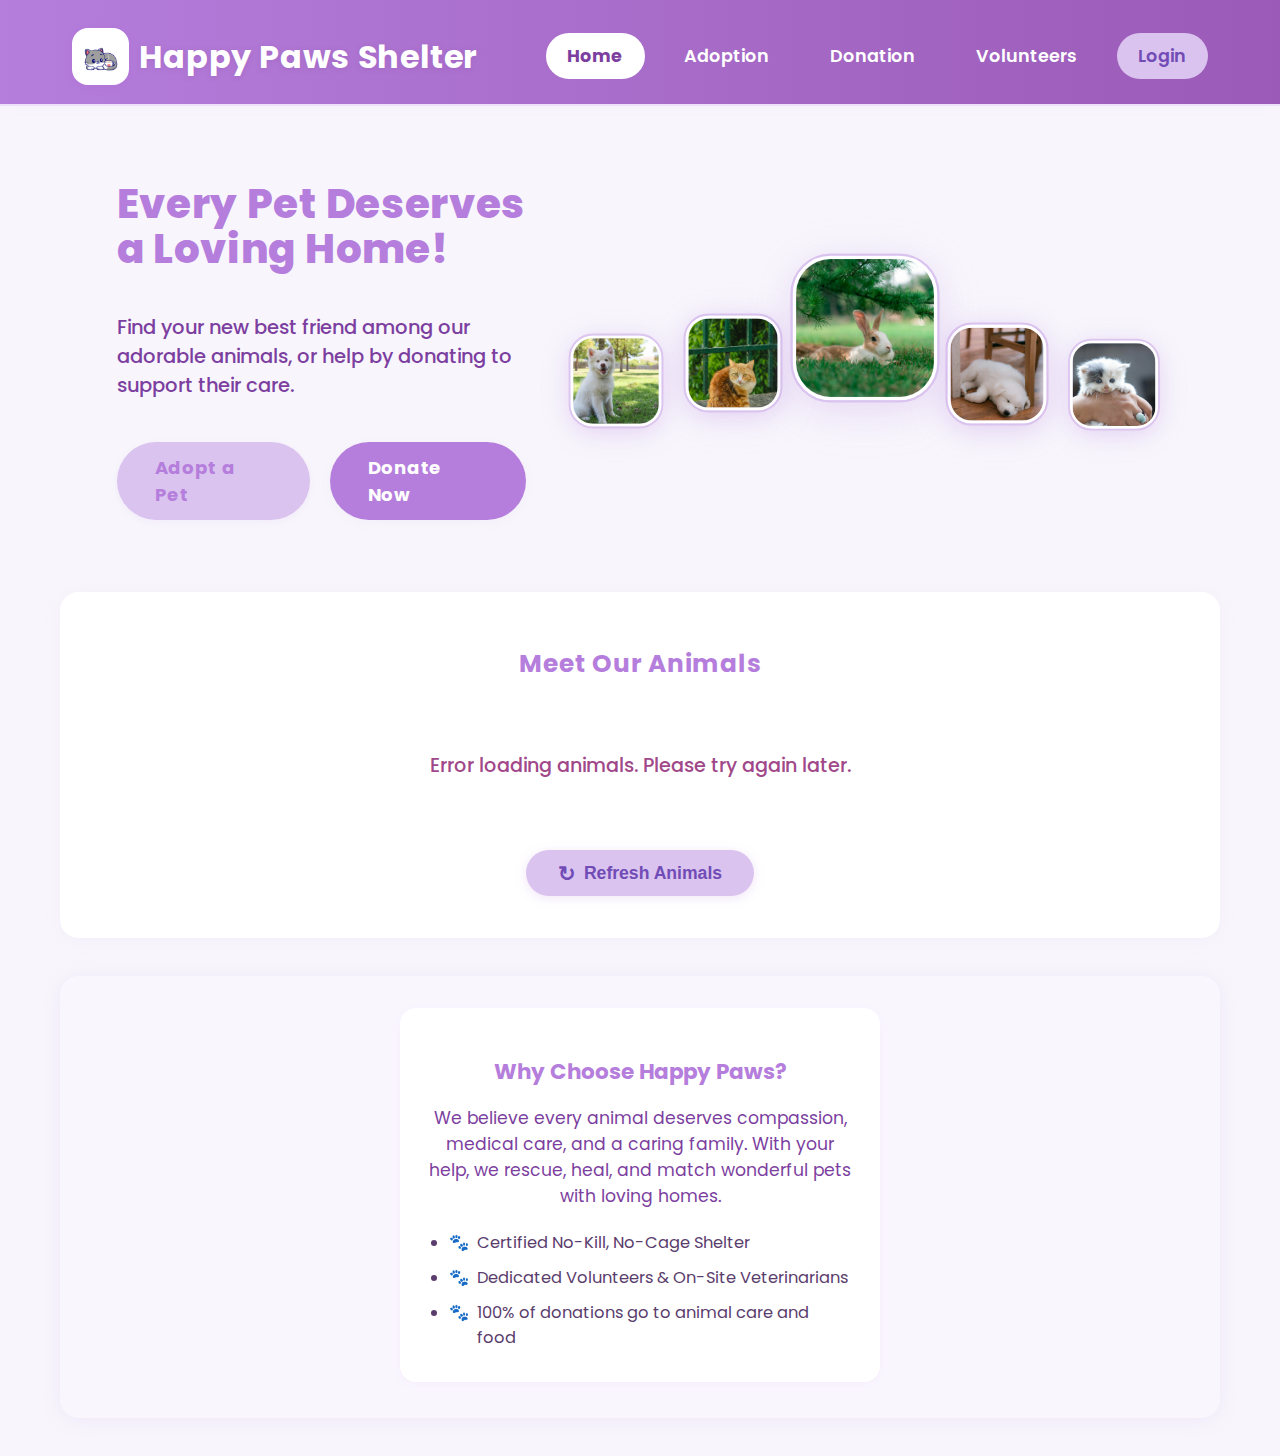
<file: index.html>
<!DOCTYPE html>
<html lang="en">
<head>
  <meta charset="UTF-8">
  <title>Home - Happy Paws Shelter</title>
  <meta name="viewport" content="width=device-width, initial-scale=1">
  <link rel="stylesheet" href="style.css" />
  <link href="https://fonts.googleapis.com/css2?family=Poppins:wght@400;600;700&display=swap" rel="stylesheet">
</head>
<body class="shelter-home">
  <header class="site-header">
    <div class="header-container">
      <a href="index.html" class="logo-area">
        <img src="9800_3_09-Photoroom.png" alt="Happy Paws Shelter Logo" class="logo">
        <span class="site-title">Happy Paws Shelter</span>
      </a>
      <nav class="main-nav">
        <a href="index.html" class="nav-link nav-home" aria-current="page">Home</a>
        <a href="adoption.html" class="nav-link">Adoption</a>
        <a href="donation.html" class="nav-link nav-donate">Donation</a>
        <a href="volunteers.html" class="nav-link nav-volunteers">Volunteers</a>
        <a href="login.html" class="nav-link nav-login">Login</a>
      </nav>
    </div>
  </header>
  <main>
    <section class="hero">
      <div class="hero-content">
        <h1 class="hero-headline">Every Pet Deserves a Loving Home!</h1>
        <p class="hero-blurb">Find your new best friend among our adorable animals, or help by donating to support their care.</p>
        <div class="hero-actions">
          <a href="adoption.html" class="cta-btn cta-adopt">Adopt a Pet</a>
          <a href="donation.html" class="cta-btn cta-donate">Donate Now</a>
        </div>
      </div>
      <div class="hero-gallery">
        <img src="pexels-pixabay-247937.jpg" alt="dog" class="hero-animal hero-animal1"/>
        <img src="pexels-hala-hejazy-2151382607-32097731.jpg" alt="cat" class="hero-animal hero-animal2"/>
        <img src="pexels-onbab-9330897.jpg" alt="bunny" class="hero-animal hero-animal3"/>
        <img src="pexels-tanya-gorelova-2199357-3860312.jpg" alt="puppy" class="hero-animal hero-animal4"/>
        <img src="pexels-catscoming-1444321.jpg" alt="kitten" class="hero-animal hero-animal5"/>
      </div>
    </section>
    <section class="section section-animals">
      <h2 class="section-heading">Meet Our Animals</h2>
      <div id="animalGrid" class="animal-grid">
        <div id="animalLoading" class="loading-message">Loading animals...</div>
      </div>
      <div class="reload-button-container">
        <button id="refreshAnimalsBtn" class="refresh-btn">Refresh Animals</button>
      </div>
    </section>
    <section class="section section-about">
      <div class="about-card">
        <h2>Why Choose Happy Paws?</h2>
        <p>We believe every animal deserves compassion, medical care, and a caring family. With your help, we rescue, heal, and match wonderful pets with loving homes.</p>
        <ul class="benefits-list">
          <li>Certified No-Kill, No-Cage Shelter</li>
          <li>Dedicated Volunteers & On-Site Veterinarians</li>
          <li>100% of donations go to animal care and food</li>
        </ul>
      </div>
    </section>
  </main>
  <script src="animal-manager.js"></script>
  <script>
    // Function to load animals with improved error handling and cache management
    async function loadAnimals(forceRefresh = true) {
      const grid = document.getElementById('animalGrid');
      const loadingEl = document.getElementById('animalLoading');
      
      // Show loading indicator
      if (!loadingEl && grid.children.length === 0) {
        const loadingDiv = document.createElement('div');
        loadingDiv.id = 'animalLoading';
        loadingDiv.className = 'loading-message';
        loadingDiv.textContent = 'Loading animals...';
        grid.appendChild(loadingDiv);
      } else if (loadingEl) {
        loadingEl.style.display = 'block';
      }

      try {
        console.log('Home page loading animals - forcing cache refresh');

        // Always clear the cache first to ensure fresh data
        if (window.AnimalManager) {
          window.AnimalManager.clearCache();
        }

        // Get animals from the AnimalManager with forced refresh to avoid stale data
        const animals = await window.AnimalManager.fetchAnimals(forceRefresh);
        console.log('Home page animals loaded successfully:', animals.length); // Debug log

        // Clear the grid to prepare for fresh content
        grid.innerHTML = '';

        // Filter animals that are featured or have status "Available"
        const displayAnimals = animals.filter(animal =>
          animal.Featured || animal.Status === 'Available'
        );

        console.log('Filtered animals for display:', displayAnimals.length); // Debug log
        console.log('Animals with images:', displayAnimals.filter(a => a.ImageURL).length);

        // If no animals are available, show a message
        if (displayAnimals.length === 0) {
          const noAnimals = document.createElement('div');
          noAnimals.className = 'no-animals-message';
          noAnimals.textContent = 'No animals available at the moment. Please check back later!';
          grid.appendChild(noAnimals);
          return;
        }

        // Add each animal to the grid
        displayAnimals.forEach(animal => {
          console.log(`Adding ${animal.Name} to grid with image: ${animal.ImageURL}`);
          grid.appendChild(window.AnimalManager.createAnimalCard(animal));
        });
      } catch (error) {
        console.error('Error loading animals:', error);
        grid.innerHTML = '';
        const errorMsg = document.createElement('div');
        errorMsg.className = 'loading-message';
        errorMsg.textContent = 'Error loading animals. Please try again later.';
        errorMsg.style.color = '#a04889';
        grid.appendChild(errorMsg);
      }
    }

    // Load animals when the page loads
    document.addEventListener('DOMContentLoaded', () => {
      loadAnimals(true);
      
      // Add event listener to refresh button
      const refreshBtn = document.getElementById('refreshAnimalsBtn');
      if (refreshBtn) {
        refreshBtn.addEventListener('click', () => {
          loadAnimals(true);
        });
      }
      
      // Optional: Auto-refresh every 30 seconds
      // setInterval(() => loadAnimals(true), 30000);
    });
  </script>
  <script src="auth.js"></script>
</body>
</html>
</file>
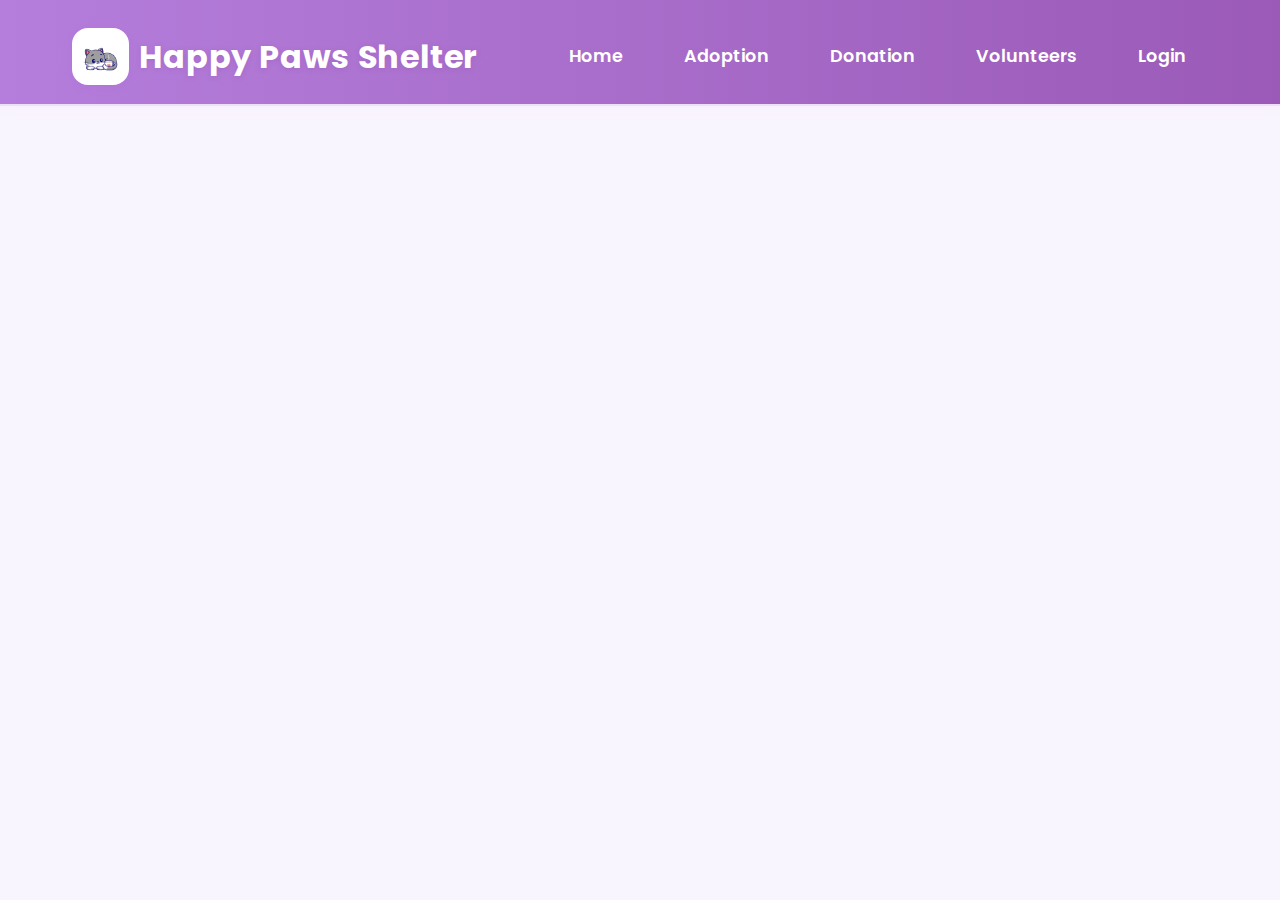
<file: admin-dashboard.html>
<!DOCTYPE html>
<html lang="en">
<head>
  <meta charset="UTF-8">
  <meta name="viewport" content="width=device-width, initial-scale=1.0">
  <title>Admin Dashboard | Happy Paws Shelter</title>
  <link rel="stylesheet" href="style.css" />
  <link href="https://fonts.googleapis.com/css?family=Poppins:400,600&display=swap" rel="stylesheet">
  <style>
    body {
      font-family: 'Poppins', sans-serif;
      background: #f9f5fe;
      margin: 0;
      padding: 0;
    }
    .admin-container {
      max-width: 1200px;
      margin: 2em auto;
      padding: 1em;
      border-radius: 1em;
      background: white;
      box-shadow: 0 4px 20px rgba(181, 126, 220, 0.15);
    }
    .admin-header {
      display: flex;
      justify-content: space-between;
      align-items: center;
      padding: 1em 0;
      border-bottom: 2px solid #f3ebfa;
      margin-bottom: 1em;
    }
    .admin-title {
      color: #8d5bb9;
      font-size: 1.5em;
      font-weight: 700;
    }
    #logoutBtn {
      background: #b57edc;
      color: white;
      border: none;
      padding: 0.5em 1em;
      border-radius: 0.5em;
      cursor: pointer;
      font-weight: 600;
      transition: background 0.2s;
    }
    #logoutBtn:hover {
      background: #a486ca;
    }
    .admin-nav {
      display: flex;
      flex-wrap: wrap;
      gap: 0.5em;
      margin-bottom: 1.5em;
    }
    .admin-nav button {
      background: #f3ebfa;
      border: 1px solid #dac3ee;
      color: #8d5bb9;
      padding: 0.7em 1em;
      border-radius: 0.5em;
      cursor: pointer;
      font-weight: 600;
      transition: all 0.2s;
    }
    .admin-nav button:hover {
      background: #e5d8f7;
    }
    .admin-nav button.active {
      background: #b57edc;
      color: white;
      border-color: #a486ca;
    }
    .admin-content {
      min-height: 300px;
    }
    #loginSection {
      display: none;
      max-width: 400px;
      margin: 3em auto;
      padding: 2em;
      border-radius: 1em;
      background: white;
      box-shadow: 0 4px 15px rgba(181, 126, 220, 0.2);
    }
    #loginSection h2 {
      color: #8d5bb9;
      text-align: center;
      margin-bottom: 1.5em;
    }
    .form-group {
      margin-bottom: 1.5em;
    }
    .form-group label {
      display: block;
      margin-bottom: 0.5em;
      color: #8d5bb9;
      font-weight: 600;
    }
    .form-group input {
      width: 100%;
      padding: 0.75em;
      border: 1.5px solid #dac3ee;
      border-radius: 0.5em;
      font-family: inherit;
    }
    .form-group input:focus {
      outline: none;
      border-color: #b57edc;
    }
    #adminLoginForm button {
      width: 100%;
      padding: 0.75em;
      background: #b57edc;
      color: white;
      border: none;
      border-radius: 0.5em;
      font-weight: 600;
      cursor: pointer;
      transition: background 0.2s;
    }
    #adminLoginForm button:hover {
      background: #a486ca;
    }
    #loginResponse {
      color: #e74c3c;
      font-size: 0.9em;
      text-align: center;
      margin-top: 1em;
      min-height: 1.5em;
    }
  </style>
</head>
<body>
  <header class="site-header">
    <div class="header-container">
      <a href="index.html" class="logo-area">
        <img src="9800_3_09-Photoroom.png" alt="Happy Paws Shelter Logo" class="logo">
        <span class="site-title">Happy Paws Shelter</span>
      </a>
      <nav class="main-nav">
        <a href="index.html" class="nav-link">Home</a>
        <a href="adoption.html" class="nav-link">Adoption</a>
        <a href="donation.html" class="nav-link nav-donate">Donation</a>
        <a href="volunteers.html" class="nav-link nav-volunteers">Volunteers</a>
        <a href="login.html" class="nav-link">Login</a>
      </nav>
    </div>
  </header>

  <main>
    <section id="loginSection">
      <h2>Admin Login</h2>
      <form id="adminLoginForm">
        <div class="form-group">
          <label for="username">Username</label>
          <input type="text" id="username" name="username" required>
        </div>
        <div class="form-group">
          <label for="password">Password</label>
          <input type="password" id="password" name="password" required>
        </div>
        <button type="submit">Login</button>
      </form>
      <div id="loginResponse"></div>
    </section>

    <section id="dashboardSection">
      <div class="admin-container">
        <div class="admin-header">
          <div class="admin-title">Admin Dashboard</div>
          <button id="logoutBtn">Logout</button>
        </div>
        <nav class="admin-nav">
          <button data-entity="animals">Animals</button>
          <button data-entity="medical">Medical Records</button>
          <button data-entity="applications">Adoption Applications</button>
          <button data-entity="donors">Donors</button>
          <button data-entity="donations">Donations</button>
          <button data-entity="volunteers">Volunteers</button>
        </nav>
        <div id="adminContent" class="admin-content"></div>
      </div>
    </section>
  </main>

  <!-- Load the AnimalManager first to ensure it's available -->
  <script src="animal-manager.js"></script>
  <script src="auth.js"></script>
  <script src="admin.js"></script>
</body>
</html>
</file>
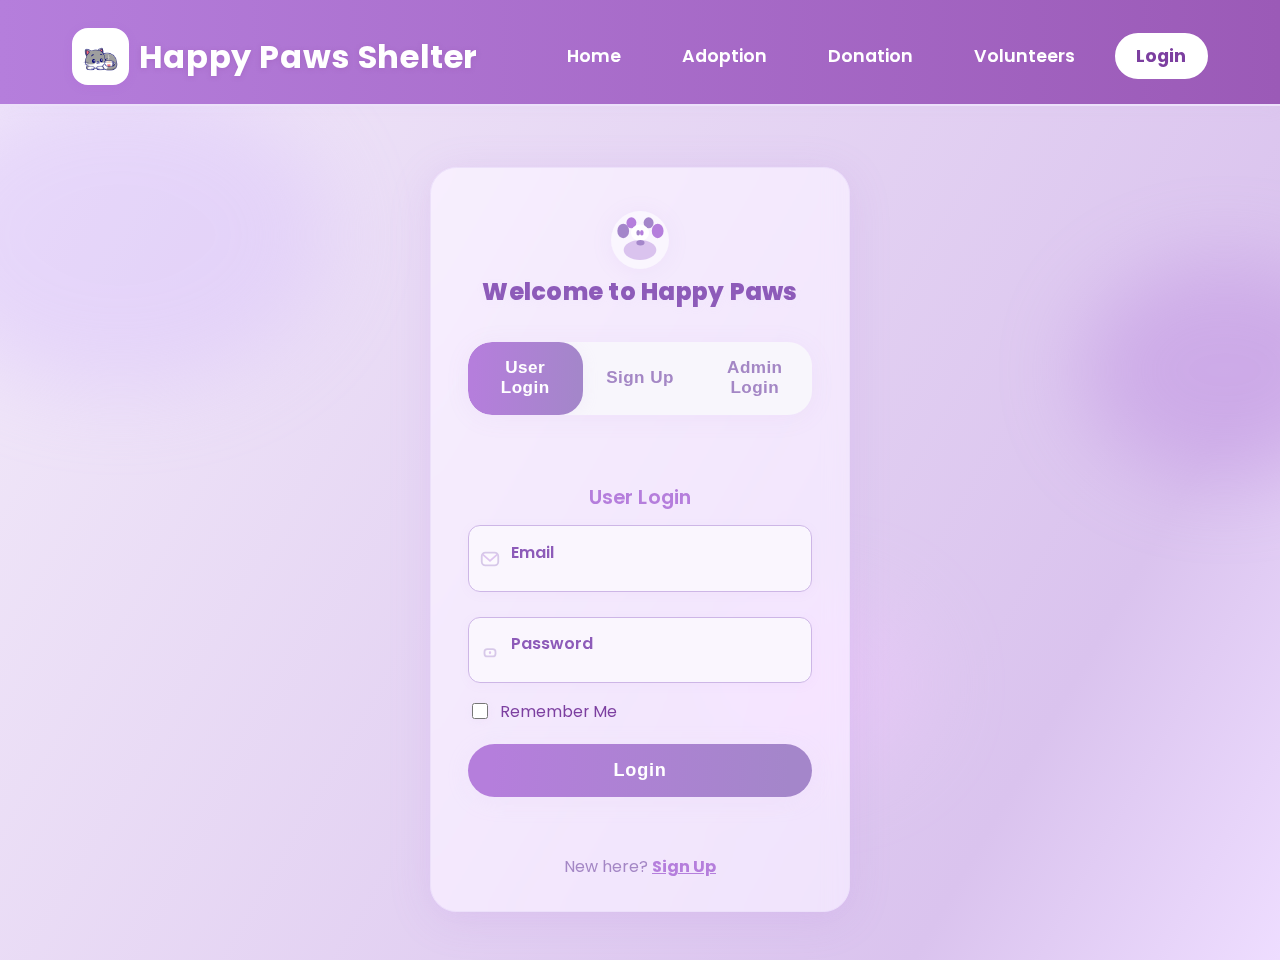
<file: admin.html>
<!DOCTYPE html>
<html lang="en">
<head>
  <meta charset="UTF-8" />
  <meta name="viewport" content="width=device-width, initial-scale=1.0" />
  <title>Admin Access | Happy Paws Shelter</title>
  <script>
    // Check if admin is logged in, redirect accordingly
    if (localStorage.getItem('admin') === 'true') {
      window.location.href = 'admin-dashboard.html';
    } else {
      window.location.href = 'login.html';
    }
  </script>
</head>
<body>
  <noscript>
    <p>JavaScript is required for this page. Please enable JavaScript or use a compatible browser.</p>
    <meta http-equiv="refresh" content="0;url=login.html">
    Redirecting to the Login Portal...
  </noscript>
</body>
</html>
</file>
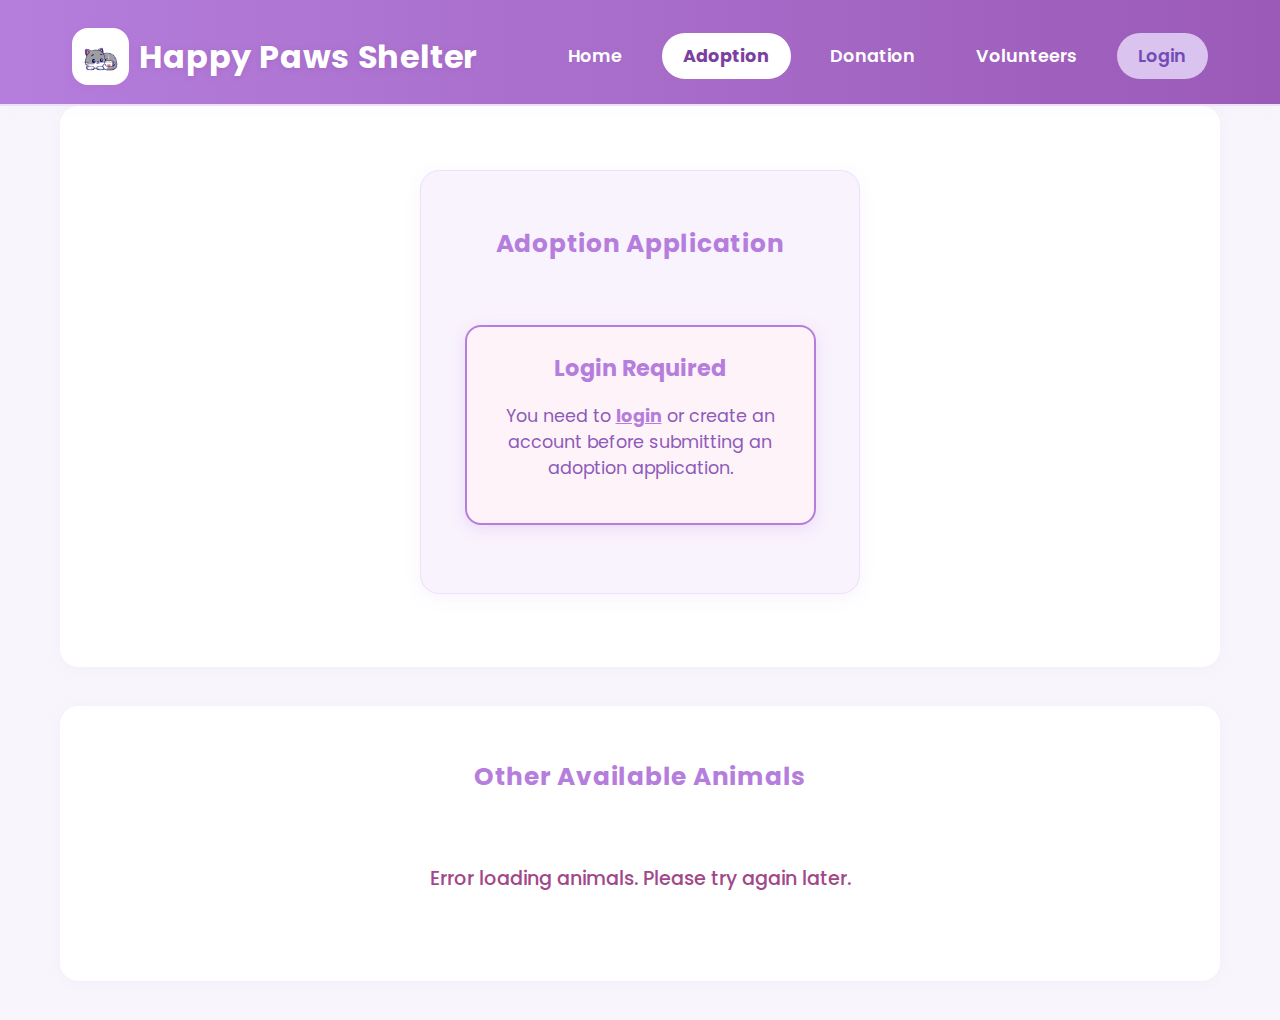
<file: adoption.html>
<!DOCTYPE html>
<html lang="en">
<head>
  <meta charset="UTF-8">
  <title>Adopt a Pet | Happy Paws Shelter</title>
  <meta name="viewport" content="width=device-width, initial-scale=1">
  <link rel="stylesheet" href="style.css" />
  <link href="https://fonts.googleapis.com/css?family=Poppins:400,600&display=swap" rel="stylesheet">
</head>
<body class="shelter-home">
  <header class="site-header">
    <div class="header-container">
      <a href="index.html" class="logo-area">
        <img src="9800_3_09-Photoroom.png" alt="Happy Paws Shelter Logo" class="logo">
        <span class="site-title">Happy Paws Shelter</span>
      </a>
      <nav class="main-nav">
        <a href="index.html" class="nav-link">Home</a>
        <a href="adoption.html" class="nav-link" aria-current="page">Adoption</a>
        <a href="donation.html" class="nav-link nav-donate">Donation</a>
        <a href="volunteers.html" class="nav-link nav-volunteers">Volunteers</a>
        <a href="login.html" class="nav-link nav-login">Login</a>
      </nav>
    </div>
  </header>
  <main>
    <section class="section expert-section-form">
      <div id="animalPreview" class="animal-preview-container" style="display:none">
        <!-- Animal preview will be inserted here -->
      </div>
      <div class="form-card">
        <h2 class="section-heading">Adoption Application</h2>
        <form id="adoptionForm" autocomplete="off">
          <div class="form-group">
            <label for="adoptName">Your Name</label>
            <input type="text" id="adoptName" name="adoptName" required autocomplete="name">
          </div>
          <div class="form-group">
            <label for="adoptAnimal">Animal ID</label>
            <input type="number" id="adoptAnimal" name="adoptAnimal" required min="1">
          </div>
          <div class="form-group">
            <label for="adoptAnimalName">Animal Name</label>
            <input type="text" id="adoptAnimalName" name="adoptAnimalName" required>
            <div id="animalNameError" style="color:red; font-size:0.98em;"></div>
          </div>
          <div class="form-group">
            <label for="adoptContact">Email</label>
            <input type="email" id="adoptContact" name="adoptContact" required autocomplete="email">
          </div>
          <div class="form-group">
            <label for="adoptAddress">Address</label>
            <input type="text" id="adoptAddress" name="adoptAddress" required autocomplete="street-address">
          </div>
          <div class="form-actions">
            <button type="submit" class="cta-btn cta-adopt form-submit-btn">Submit Application</button>
          </div>
          <div class="form-response" id="adoptionResponse" aria-live="polite"></div>
        </form>
      </div>
    </section>
    
    <section class="section section-animals">
      <h2 class="section-heading">Other Available Animals</h2>
      <div id="availableAnimalsGrid" class="animal-grid">
        <div id="animalLoading" class="loading-message">Loading animals...</div>
      </div>
    </section>
  </main>
  <script src="animal-manager.js"></script>
  <script src="adoption.js"></script>
  <script src="auth.js"></script>
</body>
</html>
</file>
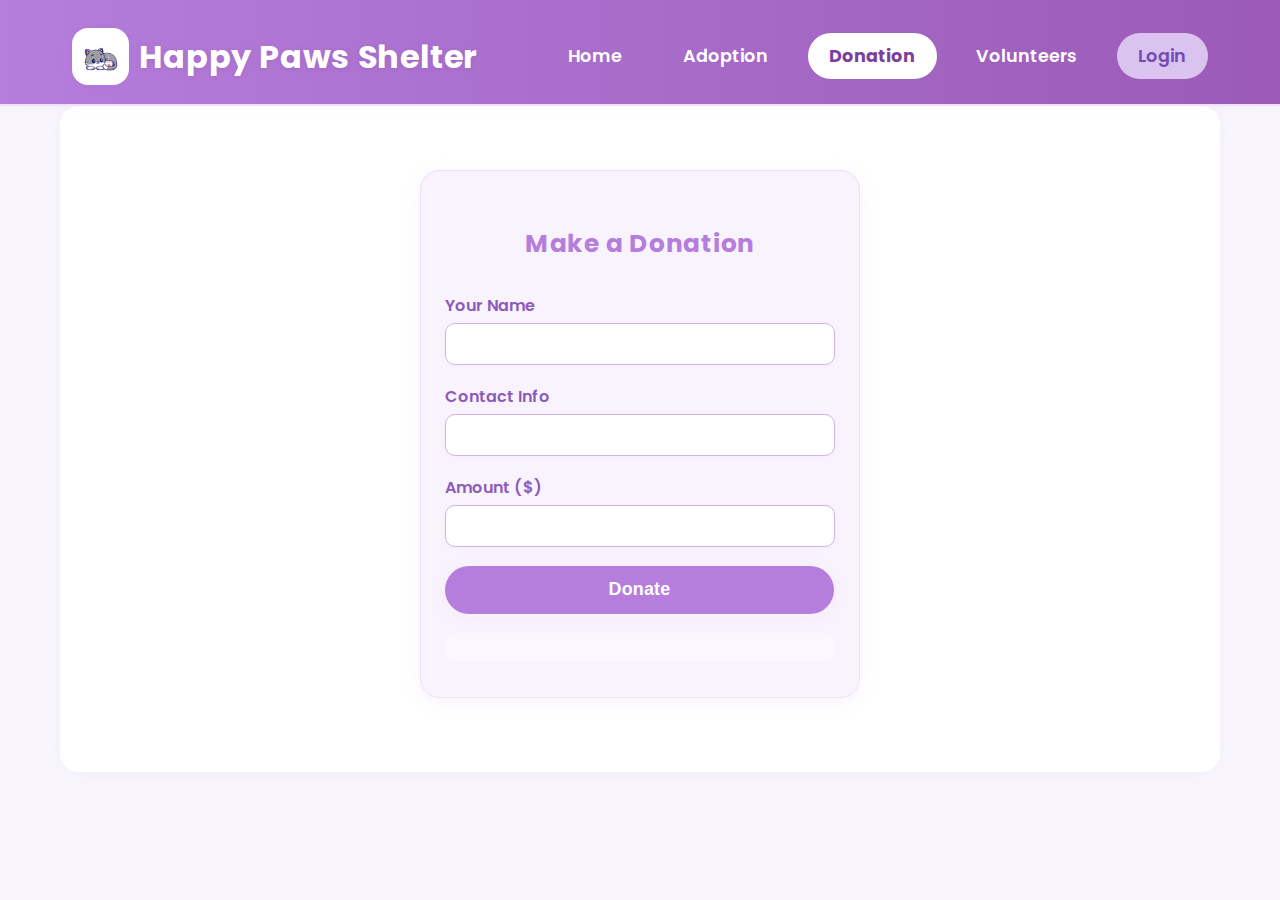
<file: donation.html>
<!DOCTYPE html>
<html lang="en">
<head>
  <meta charset="UTF-8">
  <title>Donate | Happy Paws Shelter</title>
  <meta name="viewport" content="width=device-width, initial-scale=1">
  <link rel="stylesheet" href="style.css" />
  <link href="https://fonts.googleapis.com/css?family=Poppins:400,600&display=swap" rel="stylesheet">
</head>
<body class="shelter-home">
  <header class="site-header">
    <div class="header-container">
      <a href="index.html" class="logo-area">
        <img src="9800_3_09-Photoroom.png" alt="Happy Paws Shelter Logo" class="logo">
        <span class="site-title">Happy Paws Shelter</span>
      </a>
      <nav class="main-nav">
        <a href="index.html" class="nav-link">Home</a>
        <a href="adoption.html" class="nav-link">Adoption</a>
        <a href="donation.html" class="nav-link nav-donate" aria-current="page">Donation</a>
        <a href="volunteers.html" class="nav-link nav-volunteers">Volunteers</a>
        <a href="login.html" class="nav-link nav-login">Login</a>
      </nav>
    </div>
  </header>
  <main>
    <section class="section expert-section-form">
      <div class="form-card">
        <h2 class="section-heading">Make a Donation</h2>
        <form id="donationForm" autocomplete="off">
          <div class="form-group">
            <label for="donorName">Your Name</label>
            <input type="text" id="donorName" name="donorName" required autocomplete="name">
          </div>
          <div class="form-group">
            <label for="donorContact">Contact Info</label>
            <input type="text" id="donorContact" name="donorContact" autocomplete="email">
          </div>
          <div class="form-group">
            <label for="donationAmount">Amount ($)</label>
            <input type="number" id="donationAmount" name="donationAmount" required min="1" step="any">
          </div>
          <div class="form-actions">
            <button type="submit" class="cta-btn cta-donate form-submit-btn">Donate</button>
          </div>
          <div class="form-response" id="donationResponse" aria-live="polite"></div>
        </form>
      </div>
    </section>
  </main>
  <script src="donation.js"></script>
  <script src="auth.js"></script>
</body>
</html>
</file>
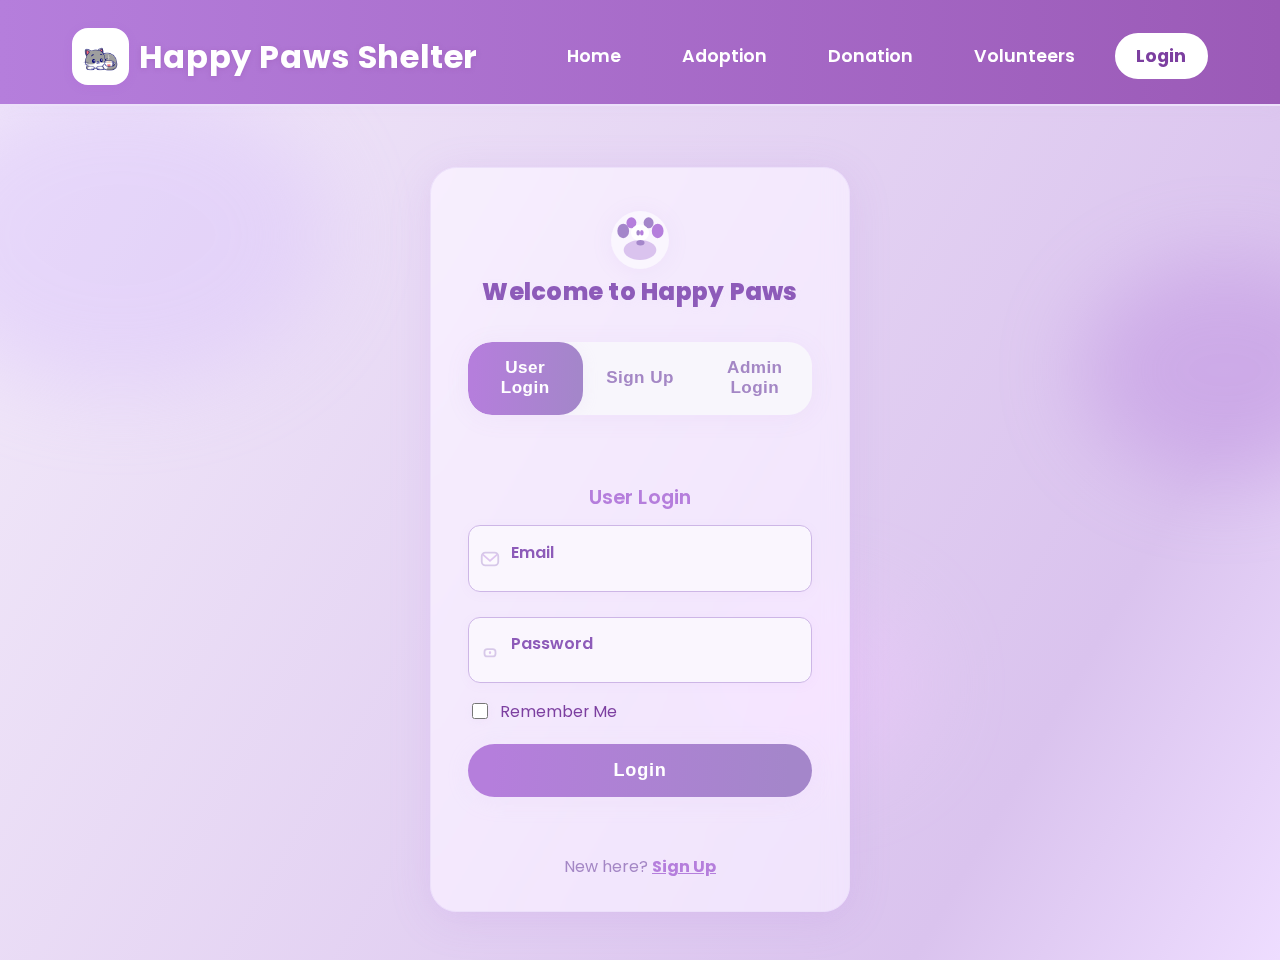
<file: login.html>
<!DOCTYPE html>
<html lang="en">
<head>
  <meta charset="UTF-8">
  <meta name="viewport" content="width=device-width, initial-scale=1.0">
  <title>Login | Happy Paws Shelter</title>
  <link rel="stylesheet" href="style.css" />
  <link href="https://fonts.googleapis.com/css?family=Poppins:400,600&display=swap" rel="stylesheet">
  <style>
    body.shelter-home {
      /* Blurred dreamy glassmorphic BG */
      min-height: 100vh;
      background: linear-gradient(120deg, #f3ebfa 0%, #dac3ee 80%, #eeddff 100%);
      overflow-x: hidden;
      position:relative;
    }
    .login-blur-shape {
      content: '';
      position: absolute;
      border-radius: 50%;
      z-index: 0;
      filter: blur(42px);
      opacity: .36;
      pointer-events: none;
    }
    .blur-shape1 { width: 420px; height: 310px; background: #d5bbfc; left: -90px; top: 80px; }
    .blur-shape2 { width: 290px; height: 220px; background: #b57edc; right: -90px; top: 260px; }
    .blur-shape3 { width: 220px; height: 180px; background: #f2c8ff; left: 55vw; top: 66vh; }

    .glass-login-wrap {
      position: relative;
      z-index: 2;
      display: flex;
      flex-direction: column;
      align-items: center;
      min-height: 79vh;
      justify-content: center;
      margin: 0 auto 3em auto;
      max-width: 420px;
    }
    .glass-login-card {
      background: rgba(255,255,255,0.53);
      backdrop-filter: blur(12.5px) saturate(1.3);
      border-radius: 1.66em;
      box-shadow: 0 8px 43px #b57edc25, 0 2px 15px #dac3ee14;
      border: 1.6px solid #ece0fa;
      padding: 2.7em 2.3em 2em 2.3em;
      margin-top: 3.8em;
      min-width: 330px;
      max-width: 100vw;
      width:100%;
    }
    .glass-login-header {
      display: flex;
      flex-direction: column;
      align-items: center;
      margin-bottom: 2.1em;
    }
    .glass-login-header svg {
      margin-bottom: 0.3em;
      width: 58px; height: 58px;
      background: #faf6fe;
      border-radius: 65%;
      box-shadow: 0 2px 22px #b57edc18;
    }
    .glass-login-title {
      font-size: 1.5em;
      font-weight: 800;
      letter-spacing: 0.01em;
      color: #8d5bb9;
      text-shadow: 0 2px 8px #dac3ee12;
    }
    .tabs-bar {
      display: flex;
      justify-content: space-between;
      border-radius: 1.5em;
      background: #f8f6fc;
      box-shadow: 0 3px 26px #b57edc13;
      position: relative;
      margin-bottom: 2.4em;
      overflow: hidden;
      user-select:none;
    }
    .tab-btn {
      flex: 1;
      padding: 0.95em;
      border: none;
      background: transparent;
      color: #a487c5;
      font-size: 1.07em;
      font-weight: 600;
      position: relative;
      cursor: pointer;
      letter-spacing: 0.025em;
      transition: color 0.17s;
      outline: none;
      z-index: 2;
    }
    .tab-btn.active {
      color: #fff;
    }
    .tab-highlight {
      position: absolute;
      left: 0; top: 0;
      width: 33.33%; height: 100%;
      background: linear-gradient(93deg, #b57edc 5%, #a486ca 95%);
      border-radius: 1.5em;
      box-shadow: 0 2px 16px #dac3ee28;
      z-index: 1;
      transition: left 0.33s cubic-bezier(.83,.17,.23,.99), width 0.17s;
    }
    .glass-form-area {
      padding-top:0.6em;
    }
    .glass-form-area h3 {
      text-align:center;
      color: #b57edc;
      margin-bottom:0.5em;
      font-size:1.23em;
      font-weight:600;
      letter-spacing:0.01em;
    }
    .form-group {
      margin-bottom: 1.35em;
      position:relative;
    }
    .input-svg {
      position: absolute;
      left: 0.68em; top: 53%; transform: translateY(-50%);
      width: 22px; height: 22px; opacity: 0.4;
      pointer-events: none;
    }
    /* Floating label */
    .glass-form-area input[type="text"],
    .glass-form-area input[type="email"],
    .glass-form-area input[type="password"] {
      width: 100%;
      border: 1.4px solid #cdb6e6;
      background: #faf6fe;
      color: #462b69;
      font-size: 1.07em;
      border-radius: 0.7em;
      padding: 1.13em 1em 1.13em 2.7em;
      outline: none;
      font-family: inherit;
      margin-top:0.18em;
      box-shadow: 0 2px 12px #b57edc0e;
      transition: border 0.17s, box-shadow 0.15s, background 0.14s;
    }
    .glass-form-area input:focus {
      border: 2.2px solid #b57edc;
      box-shadow: 0 2px 14px #b57edc33;
      background:#fcf7ff;
    }
    .form-label {
      position:absolute;
      left:2.7em; top:1.09em;
      color:#a487c5;
      font-size:1em;
      pointer-events:none;
      transition: all 0.16s;
      background:transparent;
      font-weight:600;
    }
    .glass-form-area input:focus + .form-label,
    .glass-form-area input:not(:placeholder-shown) + .form-label {
      top: -0.85em;
      left:2.4em;
      font-size: 0.91em;
      background: #fff9ff;
      padding: 0 0.3em;
      color: #b57edc;
    }
    .glass-checkbox-row {
      display: flex; align-items: center; gap:0.7em;
      font-size:0.99em; color:#7c3fa0; margin:-0.4em 0 1.3em 0;
    }
    .glass-checkbox {
      accent-color:#b57edc;
      width:1.18em; height:1.18em; border-radius:0.35em; border:1.25px solid #b57edc99;
      box-shadow:0 2px 9px #dac3ee29;
      cursor:pointer;
      margin-right:0.12em;
    }
    .glass-form-area .cta-btn {
      background: linear-gradient(93deg, #b57edc 7%, #a486ca 93%);
      color: #fff;
      font-weight: 700;
      font-size:1.13em;
      border-radius: 2.13em;
      padding: 0.87em 0;
      box-shadow: 0 4px 23px #dac3ee22;
      border: none;
      margin-bottom:0.18em;
      width:100%;
      transition: background 0.14s, box-shadow 0.13s, transform 0.1s;
    }
    .glass-form-area .cta-btn:hover, .glass-form-area .cta-btn:focus {
      background: linear-gradient(93deg, #a486ca 10%, #b57edc 90%);
      box-shadow: 0 10px 34px #b57edc28;
      transform: translateY(-2px) scale(1.03);
    }
    .glass-response {
      min-height: 1.7em;
      text-align:center;
      font-size:1.04em;
      font-weight:600;
      color: #a04889;
      margin:0.6em 0 0.1em 0;
      letter-spacing:0.01em;
    }
    .glass-response.success { color: #429d7a; }
    .glass-form-foot {
      text-align:center; margin-top:1em; color:#a487c5;font-size:1em;
    }
    .glass-link { font-weight:700; color:#b57edc; cursor:pointer; text-decoration: underline; transition: color 0.13s;}
    .glass-link:hover { color:#7c3fa0; }
    @media (max-width: 590px) {
      .glass-login-card, .glass-login-wrap { min-width:90vw; padding: 1em 0.2em; }
      .glass-login-header svg { width: 42px; height:42px;}
      .glass-login-header { margin-bottom:1em; }
    }
  </style>
</head>
<body class="shelter-home">
  <span class="login-blur-shape blur-shape1"></span>
  <span class="login-blur-shape blur-shape2"></span>
  <span class="login-blur-shape blur-shape3"></span>
  <header class="site-header">
    <div class="header-container">
      <a href="index.html" class="logo-area">
        <img src="9800_3_09-Photoroom.png" alt="Happy Paws Shelter Logo" class="logo">
        <span class="site-title">Happy Paws Shelter</span>
      </a>
      <nav class="main-nav">
        <a href="index.html" class="nav-link">Home</a>
        <a href="adoption.html" class="nav-link">Adoption</a>
        <a href="donation.html" class="nav-link nav-donate">Donation</a>
        <a href="volunteers.html" class="nav-link nav-volunteers">Volunteers</a>
        <a href="login.html" class="nav-link nav-login" aria-current="page">Login</a>
      </nav>
    </div>
  </header>
  <main>
    <div class="glass-login-wrap">
      <div class="glass-login-card">
        <div class="glass-login-header">

          <svg viewBox="0 0 64 64" fill="none"><ellipse cx="51.5" cy="22" rx="6.5" ry="8" fill="#b57edc"/><ellipse cx="13.5" cy="22" rx="6.5" ry="8" fill="#a486ca"/><ellipse cx="22.5" cy="13" rx="5.5" ry="6" fill="#b57edc"/><ellipse cx="41.5" cy="13" rx="5.5" ry="6" fill="#a486ca"/><ellipse cx="32" cy="43" rx="18" ry="11" fill="#dac3ee"/><ellipse cx="32" cy="24" rx="10" ry="9" fill="#fff"/><ellipse cx="30" cy="24" rx="2" ry="3" fill="#a486ca"/><ellipse cx="34" cy="24" rx="2" ry="3" fill="#b57edc"/><ellipse cx="32.5" cy="35" rx="4.5" ry="3" fill="#a486ca"/></svg>
          <div class="glass-login-title">Welcome to Happy Paws</div>
        </div>
        <div class="tabs-bar" id="tabsBar">
          <div class="tab-highlight" id="tabHighlight"></div>
          <button class="tab-btn active" id="tab0">User Login</button>
          <button class="tab-btn" id="tab1">Sign Up</button>
          <button class="tab-btn" id="tab2">Admin Login</button>
        </div>
        <div id="glassFormArea" class="glass-form-area"></div>
      </div>
    </div>
  </main>
<script>
const tabs = [document.getElementById('tab0'), document.getElementById('tab1'), document.getElementById('tab2')];
const tabHighlight = document.getElementById('tabHighlight');
function setTab(idx) {
  tabs.forEach((b,i)=>b.classList[i===idx?'add':'remove']('active'));
  tabHighlight.style.left = (idx*33.33)+'%';
  showForm(idx);
}
function icon(type) {
  if (type==='user') return '<svg class="input-svg" viewBox="0 0 24 24" fill="none"><circle cx="12" cy="8" r="4" stroke="#b57edc" stroke-width="2" fill="#fff"/><ellipse cx="12" cy="17" rx="7" ry="4" stroke="#b57edc" stroke-width="2" fill="#fff"/></svg>';
  if (type==='email') return '<svg class="input-svg" viewBox="0 0 24 24"><rect x="3" y="5" width="18" height="14" rx="4" fill="#fff" stroke="#a486ca" stroke-width="2"/><path d="M4 7l8 7 8-7" stroke="#b57edc" stroke-width="2" fill="none"/></svg>';
  if (type==='lock') return '<svg class="input-svg" viewBox="0 0 24 24"><rect x="6" y="11" width="12" height="8" rx="3" fill="#fff" stroke="#a486ca" stroke-width="2"/><ellipse cx="12" cy="14.8" rx="1.2" ry="1.7" fill="#b57edc"/></svg>';
  return '';
}
function userLoginForm() {
  return `<h3>User Login</h3><form id="userLoginForm" autocomplete="off">
    <div class="form-group">${icon('email')}<input id="userLoginEmail" name="email" type="email" required placeholder=" " autocomplete="email"><label class="form-label" for="userLoginEmail">Email</label></div>
    <div class="form-group">${icon('lock')}<input id="userLoginPassword" name="password" type="password" required placeholder=" " autocomplete="current-password"><label class="form-label" for="userLoginPassword">Password</label></div>
    <div class="glass-checkbox-row"><input type="checkbox" id="rememberMe" class="glass-checkbox"><label for="rememberMe">Remember Me</label></div>
    <button class="cta-btn" type="submit">Login</button>
    <div class="glass-response" id="userLoginResp"></div>
    <div class="glass-form-foot">New here? <span class="glass-link" onclick="setTab(1)">Sign Up</span></div>
  </form>`;
}
function userSignupForm() {
  return `<h3>Create your Account</h3><form id="userSignupForm" autocomplete="off">
    <div class="form-group">${icon('user')}<input id="userSignupName" name="name" type="text" required placeholder=" " autocomplete="name"><label class="form-label" for="userSignupName">Name</label></div>
    <div class="form-group">${icon('email')}<input id="userSignupEmail" name="email" type="email" required placeholder=" " autocomplete="email"><label class="form-label" for="userSignupEmail">Email</label></div>
    <div class="form-group">${icon('lock')}<input id="userSignupPassword" name="password" type="password" required placeholder=" " autocomplete="new-password"><label class="form-label" for="userSignupPassword">Password</label></div>
    <button class="cta-btn" type="submit">Sign Up</button>
    <div class="glass-response" id="userSignupResp"></div>
    <div class="glass-form-foot">Already have an account? <span class="glass-link" onclick="setTab(0)">Login</span></div>
  </form>`;
}
function adminLoginForm() {
  return `<h3>Staff/Admin Login</h3><form id="adminLoginForm" autocomplete="off">
    <div class="form-group">${icon('user')}<input id="adminLoginUsername" name="username" type="text" required placeholder=" " autocomplete="username"><label class="form-label" for="adminLoginUsername">Username</label></div>
    <div class="form-group">${icon('lock')}<input id="adminLoginPassword" name="password" type="password" required placeholder=" " autocomplete="current-password"><label class="form-label" for="adminLoginPassword">Password</label></div>
    <button class="cta-btn" type="submit">Admin Login</button>
    <div class="glass-response" id="adminLoginResp"></div>
    <div class="glass-form-foot">Are you a user? <span class="glass-link" onclick="setTab(0)">User Login</span></div>
  </form>`;
}
function showForm(idx) {
  const area = document.getElementById('glassFormArea');
  if (idx===0) area.innerHTML = userLoginForm();
  if (idx===1) area.innerHTML = userSignupForm();
  if (idx===2) area.innerHTML = adminLoginForm();
  if (idx===0) setUserLoginHandler(); else if (idx===1) setUserSignupHandler(); else setAdminLoginHandler();
}
tabs.forEach((b,i) => b.onclick=()=>setTab(i));
setTab(0);

function setUserLoginHandler() {
  document.getElementById('userLoginForm').onsubmit=async function(e){
    e.preventDefault();
    const resp=document.getElementById('userLoginResp');
    resp.textContent='';
    try{
      const data=await fetch('http://localhost:5000/api/users/login',{
        method:'POST',headers:{'Content-Type':'application/json'},body:JSON.stringify({
          email:this.email.value,password:this.password.value
        })}).then(r=>r.json());
      if(data.success&&data.user){
        localStorage.setItem('user',JSON.stringify({
          id: data.user.id,
          name: data.user.name,
          email: data.user.email
        }));

        // Update navigation
        if (window.Auth) window.Auth.updateNavigation();

        // Redirect based on where they came from
        const redirectBack = sessionStorage.getItem('loginRedirect');
        if (redirectBack) {
          sessionStorage.removeItem('loginRedirect');
          window.location.href = redirectBack;
        } else {
          window.location.href = 'index.html';
        }
      } else resp.textContent=data.message||'Invalid email or password.';
    }catch{resp.textContent='Login failed. Please try again.';}
  };
}
function setUserSignupHandler() {
  document.getElementById('userSignupForm').onsubmit=async function(e){
    e.preventDefault();
    const resp=document.getElementById('userSignupResp');
    resp.textContent='';
    try{
      const data=await fetch('http://localhost:5000/api/users/signup',{
        method:'POST',headers:{'Content-Type':'application/json'},body:JSON.stringify({
          name:this.name.value,email:this.email.value,password:this.password.value
        })}).then(r=>r.json());
      if(data.success){
        resp.textContent='Signup successful! Please login.';
        resp.classList.add('success');
        setTimeout(()=>setTab(0),1200);
      }else{resp.textContent=data.message||'Signup failed.';resp.classList.remove('success');}
    }catch{resp.textContent='Signup failed. Please try again.';resp.classList.remove('success');}
  };
}
function setAdminLoginHandler() {
  document.getElementById('adminLoginForm').onsubmit=async function(e){
    e.preventDefault();
    const resp=document.getElementById('adminLoginResp');
    resp.textContent='';
    try{
      const data=await fetch('http://localhost:5000/api/admin/login',{
        method:'POST',headers:{'Content-Type':'application/json'},body:JSON.stringify({
          username:this.username.value,password:this.password.value
        })}).then(r=>r.json());
      if(data.success){
        localStorage.setItem('admin','true');
        window.location.href='admin-dashboard.html';
      } else resp.textContent=data.message||'Invalid username or password.';
    }catch{resp.textContent='Admin login failed.';}
  };
}
</script>
<script src="auth.js"></script>
</body>
</html>
</file>
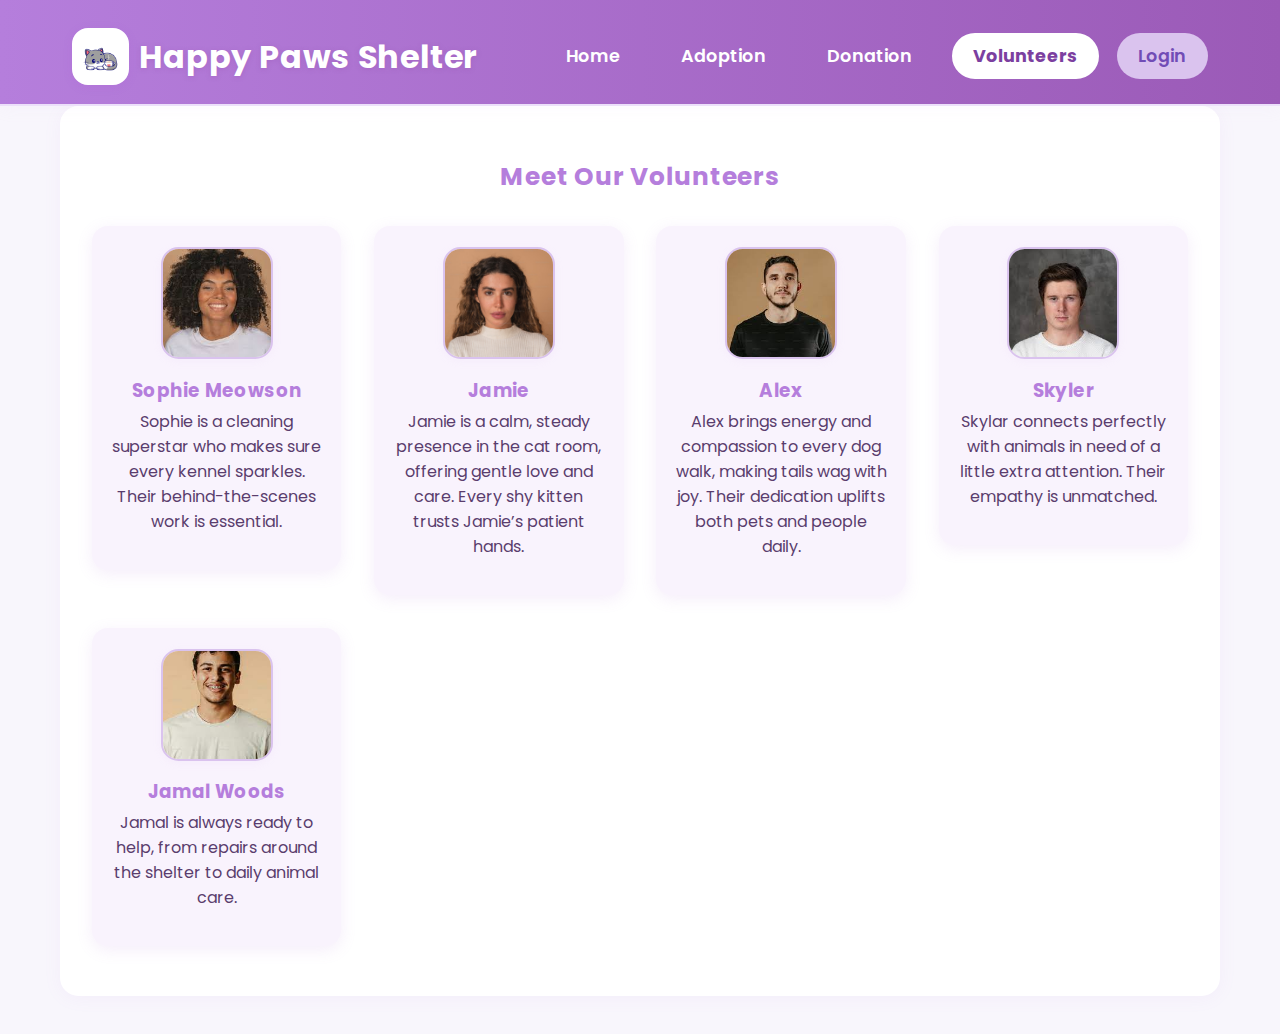
<file: volunteers.html>
<!DOCTYPE html>
<html lang="en">
<head>
  <meta charset="UTF-8">
  <title>Our Volunteers | Happy Paws Shelter</title>
  <meta name="viewport" content="width=device-width, initial-scale=1">
  <link rel="stylesheet" href="style.css" />
  <link href="https://fonts.googleapis.com/css?family=Poppins:400,600&display=swap" rel="stylesheet">
</head>
<body class="shelter-home">
  <header class="site-header">
    <div class="header-container">
      <a href="index.html" class="logo-area">
        <img src="9800_3_09-Photoroom.png" alt="Happy Paws Shelter Logo" class="logo">
        <span class="site-title">Happy Paws Shelter</span>
      </a>
      <nav class="main-nav">
        <a href="index.html" class="nav-link">Home</a>
        <a href="adoption.html" class="nav-link">Adoption</a>
        <a href="donation.html" class="nav-link nav-donate">Donation</a>
        <a href="volunteers.html" class="nav-link nav-volunteers" aria-current="page">Volunteers</a>
        <a href="login.html" class="nav-link nav-login">Login</a>
      </nav>
    </div>
  </header>
  <main>
    <section class="section section-animals">
      <h2 class="section-heading">Meet Our Volunteers</h2>
      <div id="volunteerGrid" class="animal-grid"></div>
    </section>
  </main>
  <script>
    const volunteers = [
      {
        name: "Sophie Meowson",
        image: "download (1).jpeg",
        desc: "Sophie is a cleaning superstar who makes sure every kennel sparkles. Their behind-the-scenes work is essential."
      },
      {
        name: "Jamie",
        image: "abc.avif",
        desc: "Jamie is a calm, steady presence in the cat room, offering gentle love and care. Every shy kitten trusts Jamie’s patient hands."
      },
      {
        name: "Alex",
        image: "download.jpeg",
        desc: "Alex brings energy and compassion to every dog walk, making tails wag with joy. Their dedication uplifts both pets and people daily."
      },
      {
        name: "Skyler",
        image: "download (2).jpeg",
        desc: "Skylar connects perfectly with animals in need of a little extra attention. Their empathy is unmatched."
      },
      {
        name: "Jamal Woods",
        image: "images.jpeg",
        desc: "Jamal is always ready to help, from repairs around the shelter to daily animal care."
      }
    ];
    function createVolunteerCard(vol) {
      const card = document.createElement('div');
      card.className = 'animal-card adv-animal-card';
      const img = document.createElement('img');
      img.className = 'animal-photo adv-animal-photo';
      img.src = vol.image;
      img.alt = vol.name;
      const name = document.createElement('div');
      name.className = 'animal-name adv-animal-name';
      name.textContent = vol.name;
      const desc = document.createElement('div');
      desc.className = 'animal-desc adv-animal-desc';
      desc.textContent = vol.desc;
      card.appendChild(img);
      card.appendChild(name);
      card.appendChild(desc);
      return card;
    }
    document.addEventListener('DOMContentLoaded', () => {
      const grid = document.getElementById('volunteerGrid');
      volunteers.forEach(vol => {
        grid.appendChild(createVolunteerCard(vol));
      });
    });
  </script>
  <script src="auth.js"></script>
</body>
</html>
</file>
<file: style.css>
/* --- Universal Expert Web Styles for Happy Paws --- */
@import url('https://fonts.googleapis.com/css?family=Poppins:400,600&display=swap');

body {
  font-family: 'Poppins', Arial, sans-serif;
  background: #f8f6fc;
  color: #3d2c4a;
  min-height: 100vh;
  margin: 0;
  padding: 0;
}

/* Header/Navigation [Lavender Gradient + Contrast] */
.site-header {
  position: relative;
  background: linear-gradient(90deg, #b57edc 0%, #9b5ab7 100%);
  border-bottom: 2.5px solid #ece0fa;
  box-shadow: 0 2px 16px #dac3ee17;
  padding: 0.8em 0 0.25em 0;
  z-index: 100;
}
.header-container {
  max-width: 1200px;
  margin: 15px auto;
  display: flex;
  align-items: center;
  justify-content: space-between;
  padding: 0 2em;
}
.logo-area {
  display: flex;
  align-items: center;
  gap: 0.6em;
  text-decoration: none;
}
.logo {
  width: 57px;
  height: 57px;
  object-fit: contain;
  border-radius: 1em;
  border: 2.5px solid #fff;
  box-shadow: 0 2px 10px #ad56dc22;
  background: #fff;
}
.site-title {
  font-size: 2em;
  font-weight: 700;
  color: #fff;
  letter-spacing: 0.02em;
  margin-top: 0.07em;
  text-shadow: 0 1px 5px #9b5ab777;
  white-space: nowrap;
  /* Removed overflow/ellipsis, allow scrolling if necessary */
}
@media (max-width: 800px) {
  .header-container {
    flex-direction: column;
    gap: 0.55em;
    padding: 0 .3em;
  }
  .site-title {
    font-size: 1.28em;
    /* Removed max-width */
  }
}
.main-nav {
  display: flex;
  align-items: center;
  gap: 1.1em;
  margin-left: 17px;
}
.nav-link {
  display: inline-block;
  font-weight: 600;
  font-size: 1.1em;
  color: #fff;
  text-decoration: none;
  padding: 0.46em 1.12em;
  border-radius: 2em;
  background: none;
  transition: color 0.14s, background 0.13s, box-shadow 0.18s;
  outline: 0;
  border: 2px solid transparent;
}
.nav-link:hover, .nav-link:focus {
  color: #7c3fa0;
  background: #fff;
  box-shadow: 0 4px 18px #b57edc33;
  border-color: #fff;
}
.nav-link[aria-current="page"] {
  color: #7c3fa0;
  background: #fff;
  font-weight: 700;
  border-color: #fff;
}
.nav-link.nav-login {
  background: #dac3ee;
  color: #714cb6;
}
.nav-link.nav-login[aria-current="page"] {
  color: #7c3fa0;
  background: #fff;
  font-weight: 700;
  border-color: #fff;
}

@media (max-width: 800px) {
  .header-container {
    flex-direction: column;
    gap: 0.55em;
    padding: 0 .3em;
  }
  .site-title { font-size: 1.28em; }
}

/* --- SECTION & CARDS --- */
.section {
  background: #fff;
  border-radius: 1.15em;
  box-shadow: 0 2px 18px #b57edc12;
  padding: 2em 2em 2.6em 2em;
  max-width: 1160px;
  margin: 0 auto 2.4em auto;
}
.section-heading {
  text-align: center;
  font-size: 1.55em;
  font-weight: 700;
  color: #b57edc;
  margin-bottom: 1.25em;
  letter-spacing: 0.03em;
}

/* --- HOMEPAGE: Hero, animal cards, about etc. --- */
.hero {
  display: flex;
  flex-wrap: wrap;
  align-items: center;
  gap: 2.5em;
  justify-content: center;
  max-width: 1200px;
  margin: 2.7em auto 3em auto;
  padding: 1.7em 0 1.5em 0;
}
.hero-content {
  flex: 0 1 410px;
  display: flex;
  flex-direction: column;
  gap: 1.6em;
  min-width: 290px;
}
.hero-headline {
  font-size: 2.53em;
  font-weight: 800;
  color: #b57edc;
  margin-bottom: 0.27em;
  margin-top: 0.14em;
  line-height: 1.11;
  letter-spacing: 0.017em;
}
.hero-blurb {
  font-size: 1.22em;
  color: #7c3fa0;
  font-weight: 500;
  margin-bottom: 0.84em;
  margin-top: 0.25em;
}
.hero-actions {
  display: flex;
  gap: 1.15em;
}
.cta-btn {
  display: inline-block;
  font-size: 1.13em;
  font-weight: 700;
  border-radius: 2.4em;
  background: #b57edc;
  color: #fff;
  padding: 0.66em 2.1em;
  box-shadow: 0 2px 12px #dac3ee28;
  text-decoration: none;
  letter-spacing: 0.04em;
  margin-right: 0.06em;
  transition: background 0.15s, color 0.13s, box-shadow 0.15s, transform 0.12s;
  border: none;
}
.cta-btn:hover, .cta-btn:focus {
  background: #a486ca;
  color: #fff;
  box-shadow: 0 5px 28px #dac3ee39;
  transform: translateY(-2px) scale(1.04);
}
.cta-adopt {
  background: #dac3ee;
  color: #b57edc;
  box-shadow: 0 2px 9px #b57edc17;
}
.cta-adopt:hover, .cta-adopt:focus {
  background: #b57edc;
  color: #fff;
}
.cta-donate {
  background: #b57edc;
}
.cta-donate:hover, .cta-donate:focus{
  background: #7c3fa0;
  color: #fff;
}
.hero-gallery {
  position: relative;
  display: flex;
  gap: 1.2em;
  align-items: flex-end;
  min-width: 310px;
}
.hero-animal {
  width: 98px;
  height: 98px;
  object-fit: cover;
  border-radius: 1.5em;
  box-shadow: 0 6px 24px #b57edc34;
  border: 3px solid #fff;
  outline: 2.2px solid #dac3ee;
  filter: drop-shadow(0 4px 18px #b57edc28);
  background: #fff;
  z-index: 1;
  transition: transform 0.17s, box-shadow 0.13s;
}
.hero-animal3 {
  width: 128px; height: 128px;
  z-index: 2;
  border-radius: 2.1em;
  transform: translateY(-20px) scale(1.13);
  box-shadow: 0 12px 28px #dac3ee3e;
}
.hero-animal1, .hero-animal5 { opacity: 0.92; }
.hero-animal1 { transform: translateY(18px) scale(.93); }
.hero-animal2 { transform: scale(.97); }
.hero-animal4 { transform: scale(1.01) translateY(11px); }
.hero-animal5 { transform: scale(.90) translateY(24px); }
.hero-animal:hover, .hero-animal:focus {
  z-index: 22;
  box-shadow: 0 2px 34px #b57edc43, 0 0px 30px #dac3ee27;
  transform: scale(1.15) translateY(-7px);
}

@media (max-width: 850px) {
  .hero {
    flex-direction: column;
    gap: 1em;
    padding: 1em 0 1em 0;
  }
  .hero-content { text-align: center; align-items: center; }
  .hero-gallery { margin-top: .8em; }
}

.animal-grid {
  display: grid;
  grid-template-columns: repeat(auto-fit, minmax(240px, 1fr));
  gap: 2.05em;
  margin-top: 1.2em;
  padding-bottom: 0.5em;
  align-items: flex-start;
}
.adv-animal-card {
  background: #f9f3fd;
  border-radius: 1em;
  box-shadow: 0 4px 16px #b57edc23;
  display: flex;
  flex-direction: column;
  align-items: center;
  padding: 1.3em 1.14em 1.4em 1.14em;
  position: relative;
  transition: box-shadow 0.16s, transform 0.15s;
}
.adv-animal-card:hover, .adv-animal-card:focus-within {
  box-shadow: 0 8px 32px #b57edc37, 0 2px 18px #dac3ee29;
  transform: translateY(-2px) scale(1.028);
  z-index: 20;
}
.adv-animal-photo {
  background: #ece0fa;
  border-radius: 1.1em;
  width: 112px;
  height: 112px;
  object-fit: cover;
  margin-bottom: 1.1em;
  border: 2.3px solid #dac3ee;
  box-shadow: 0 2px 9px #dac3ee1f;
}
.adv-animal-name {
  font-size: 1.15em;
  font-weight: 700;
  color: #b57edc;
  margin-bottom: 0.26em;
  text-align: center;
  letter-spacing: 0.02em;
}
.adv-animal-type {
  font-size: 1.05em;
  color: #7c3fa0;
  margin-bottom: 0.38em;
  text-align: center;
}
.adv-animal-desc {
  font-size: 1em;
  color: #5a3d6d;
  text-align: center;
  margin-bottom: 0.88em;
  min-height: 2.2em;
}
.adv-adopt-btn {
  background: #b57edc;
  color: #fff;
  padding: 0.48em 1.7em;
  border-radius: 2em;
  font-weight: 700;
  font-size: 1.10em;
  text-decoration: none;
  box-shadow: 0 1px 8px #dac3ee18;
  border: none;
  margin-top: 0.5em;
  transition: background 0.13s, color 0.12s, box-shadow 0.15s, transform 0.14s;
}
.adv-adopt-btn:hover, .adv-adopt-btn:focus {
  background: #a486ca;
  color: #fff;
  box-shadow: 0 5px 22px #dac3ee38;
  transform: scale(1.08) translateY(-2px);
}

/* About/Why Section */
.section.section-about {
  background: #faf6fe;
  box-shadow: 0 2px 20px #b57edc20;
  padding: 2em 1.5em 2.2em 1.5em;
  display: flex;
  justify-content: center;
}
.about-card {
  background: #fff;
  box-shadow: 0 2px 10px #b57edc10;
  border-radius: 1em;
  padding: 1.8em 1.8em 1.4em 1.8em;
  max-width: 480px;
}
.about-card h2 {
  color: #b57edc;
  margin-bottom: 0.61em;
  font-size: 1.35em;
  font-weight: 700;
  text-align: center;
}
.about-card p {
  color: #7c3fa0;
  font-size: 1.08em;
  margin-bottom: 1.17em;
  text-align: center;
}
.benefits-list {
  color: #5a3d6d;
  font-size: 1.02em;
  line-height: 1.55;
  padding-left: 1.24em;
  margin: 0;
}
.benefits-list li {
  margin-bottom: 0.6em;
  position: relative;
  padding-left: 28px;
}
.benefits-list li:before {
  content: '🐾';
  position: absolute;
  left: 0;
  font-size: 1em;
  top: 0.03em;
  color: #b57edc;
}
@media (max-width: 720px) {
  .header-container, .section, .hero {
    padding-left: 0.3em;
    padding-right: 0.3em;
  }
  .about-card { padding: 1em .3em; }
  .section { padding: 1.1em 0.1em 2em 0.1em; }
}
@media (max-width: 600px) {
  .main-nav { gap: 0.4em; }
  .about-card { padding: 0.77em 0.19em; }
  .adv-animal-card { padding: 0.8em 0.4em 1em 0.4em; }
  .logo { width: 36px; height: 36px; }
  .section-heading { font-size: 1.06em; }
  .hero-headline { font-size: 1.25em; }
  .hero-actions { flex-direction: column; gap: 0.7em; }
  .animal-grid { gap: 0.7em; }
}

html, body { box-sizing: border-box; }
*, *:before, *:after { box-sizing: inherit; }

/* --- FORM CARDS (Adoption, Donation, Admin login) --- */
.form-card {
  max-width: 440px;
  margin: 2em auto;
  background: #f9f3fd;
  box-shadow: 0 4px 18px #dac3ee32;
  border-radius: 1.22em;
  padding: 2.1em 1.5em 2.2em 1.5em;
  display: flex;
  flex-direction: column;
  align-items: stretch;
  border: 1.5px solid #ece0fa;
}
@media (max-width: 600px) {
  .form-card { padding: 1.1em 0.5em 1.18em 0.5em; }
  .section { padding: 1.1em 0.1em 2em 0.1em; }
}

.form-group {
  display: flex;
  flex-direction: column;
  margin-bottom: 1.18em;
}
.form-group label {
  font-size: 1em;
  color: #8d5bb9;
  font-weight: 600;
  margin-bottom: 0.33em;
}
.form-card input[type="text"],
.form-card input[type="email"],
.form-card input[type="number"],
.form-card input[type="password"] {
  padding: 0.68em 0.9em;
  border: 1.5px solid #d1b3ec;
  border-radius: 0.63em;
  font-size: 1em;
  background: #fff;
  transition: border 0.15s, background 0.13s, box-shadow 0.2s;
  color: #43295f;
  box-shadow: 0 1px 4px #dac3ee12;
}
.form-card input:focus {
  border: 2px solid #b57edc;
  background: #f8f6fc;
  outline: none;
  box-shadow: 0 2px 9px #b57edc24;
}
.form-actions {
  display: flex;
  justify-content: center;
  margin-top: 0.5em;
  margin-bottom: .5em;
}
.form-submit-btn {
  width: 100%;
  padding-top: 0.77em;
  padding-bottom: 0.77em;
  font-size: 1.12em;
  border-radius: 2.5em;
  font-weight: 700;
  letter-spacing: 0.01em;
  box-shadow: 0 3px 15px #dac3ee23;
  margin-bottom: 0.55em;
}
.form-card button {
  cursor: pointer;
}
.form-response {
  min-height: 1.8em;
  margin-top: 0.53em;
  text-align: center;
  color: #a486ca;
  background: #fcf7ff;
  border-radius: 0.7em;
  padding: 0.33em 1em;
  font-size: 1.02em;
  font-weight: 600;
  box-shadow: none;
}

/* --- ADMIN DASHBOARD --- */
.expert-section-admin {
  max-width: 1200px;
  margin: 2.5em auto 3.4em auto;
  background: #fcf9ff;
  border-radius: 1.2em;
  box-shadow: 0 4px 28px #dac3ee16, 0 1.5px 7px #b57edc11;
  border: 1.6px solid #ece0fa;
  padding: 2em 2em 2.2em 2em;
}
.admin-dashboard-card {
  background: #fff;
  border-radius: 1.15em;
  box-shadow: 0 4px 16px #b57edc1f;
  padding: 2.1em 1.5em;
  margin-bottom: 1em;
}
.admin-nav {
  display: flex;
  flex-wrap: wrap;
  gap: 0.3em;
  margin-bottom: 2em;
  justify-content: center;
}
.admin-nav-btn {
  background: #b57edc;
  color: #fff;
  border: none;
  border-radius: 0.75em;
  padding: 0.54em 2em;
  font-size: 1.08em;
  font-weight: 600;
  margin: 0 0.24em 1.1em 0;
  box-shadow: 0 1px 7px #b57edc1a;
  cursor: pointer;
  outline: none;
  letter-spacing: 0.03em;
  transition: background 0.14s, color 0.13s, box-shadow 0.13s;
}
.admin-nav-btn:hover, .admin-nav-btn:focus {
  background: #9d5bd3;
  color: #fff;
  box-shadow: 0 3px 12px #b57edc29;
}
.admin-content-card {
  background: #f9f3fd;
  border-radius: 1.05em;
  box-shadow: 0 1.5px 7px #b57edc13;
  padding: 2em 1em;
  border: 1.1px solid #ece0fa;
  margin-top: 1.2em;
  min-height: 100px;
}

/* --- Table polish (admin tables) --- */
#adminContent table {
  width: 100%;
  border-collapse: separate;
  border-spacing: 0;
  box-shadow: 0 1.5px 8px #b57edc19;
  margin: 1.5em 0 1.5em 0;
  background: #fff;
  border-radius: 1.1em;
  font-family: 'Poppins', Arial, sans-serif;
  border: 1.1px solid #ece0fa;
  font-size: 1em;
}
#adminContent table th, #adminContent table td {
  padding: 0.9em 1.1em;
  text-align: center;
  font-size: 1.04em;
  border-bottom: 1px solid #e6d9fb;
}
#adminContent table th {
  background: #b57edc;
  color: #fff;
  font-weight: 700;
  font-size: 1.07em;
  border-bottom: 3px solid #b57edc;
  letter-spacing: 0.03em;
}
#adminContent table tr:hover {
  background: #f3e8ff;
}
#adminContent table tr:last-child td {
  border-bottom: none;
}

#adminContent button {
  border: none;
  border-radius: 0.8em;
  padding: 0.39em 1.12em;
  margin: 0 0.145em;
  font-weight: 600;
  color: #714cb6;
  background: #dac3ee;
  cursor: pointer;
  font-size: 1em;
  transition: background 0.13s, color 0.12s;
}
#adminContent button:hover, #adminContent button:focus {
  background: #b57edc;
  color: #fff;
}
#adminContent button.delete-animal, #adminContent button.delete-medical, #adminContent button.delete-adoption, #adminContent button.delete-donor, #adminContent button.delete-donation, #adminContent button.delete-volunteer {
  background: #f3e8ff;
  color: #a04889;
}
#adminContent button.delete-animal:hover, #adminContent button.delete-medical:hover, #adminContent button.delete-adoption:hover, #adminContent button.delete-donor:hover, #adminContent button.delete-donation:hover, #adminContent button.delete-volunteer:hover {
  background: #b57edc;
  color: #fff;
}
#adminContent button#addAnimalBtn, #adminContent button#addMedicalBtn, #adminContent button#addDonorBtn, #adminContent button#addDonationBtn, #adminContent button#addVolunteerBtn {
  background: #b57edc;
  color: #fff;
  border-radius: 0.95em;
  font-weight: 700;
  padding: 0.5em 2em;
  font-size: 1.08em;
  margin-bottom: 1em;
  border: none;
  box-shadow: 0 1px 7px #b57edc15;
  transition: background 0.13s, color 0.11s;
}
#adminContent button#addAnimalBtn:hover, #adminContent button#addMedicalBtn:hover, #adminContent button#addDonorBtn:hover, #adminContent button#addDonationBtn:hover, #adminContent button#addVolunteerBtn:hover {
  background: #9d5bd3;
  color: #fff;
}

/* ---- Misc Polish ---- */
::-webkit-input-placeholder { color: #b6a3cb; }
::-moz-placeholder { color: #b6a3cb; }
:-ms-input-placeholder { color: #b6a3cb; }
::placeholder { color: #b6a3cb; }

@media (max-width: 800px) {
  .section, .expert-section-admin { padding: 1em 0.13em 2em 0.13em; }
  .admin-dashboard-card { padding: 1em 0.17em 1.4em 0.17em; }
}
@media (max-width: 500px) {
  .logo { width: 36px; height: 36px; }
  .form-card { max-width: 99vw; }
}

/* --- End of Universal Expert Styles --- */

/* Added Login Requirement and Auth Styles */
.login-requirement-message {
  background: #fff3fa;
  border: 2px solid #b57edc;
  border-radius: 1em;
  padding: 1.5em;
  margin: 2em auto;
  text-align: center;
  max-width: 90%;
  box-shadow: 0 4px 15px rgba(181, 126, 220, 0.2);
}

.login-message-header {
  font-size: 1.4em;
  font-weight: 700;
  color: #b57edc;
  margin-bottom: 0.5em;
}

.login-requirement-message p {
  color: #8d5bb9;
  font-size: 1.1em;
  line-height: 1.5;
}

.login-link {
  color: #b57edc;
  font-weight: 700;
  text-decoration: underline;
  transition: color 0.2s;
}

.login-link:hover {
  color: #7c3fa0;
}

.nav-user {
  background: #a486ca !important;
  color: #fff !important;
  font-weight: 700;
}

.nav-logout {
  background: #dac3ee;
  color: #714cb6;
}

.nav-logout:hover {
  background: #b57edc;
  color: #fff;
}

/* Refresh Button Styling */
.reload-button-container {
  display: flex;
  justify-content: center;
  margin-top: 1.5em;
}

.refresh-btn {
  background: #dac3ee;
  color: #714cb6;
  border: none;
  border-radius: 2em;
  padding: 0.6em 1.8em;
  font-size: 1.1em;
  font-weight: 600;
  cursor: pointer;
  transition: all 0.2s ease;
  box-shadow: 0 2px 12px rgba(181, 126, 220, 0.2);
  display: flex;
  align-items: center;
  justify-content: center;
}

.refresh-btn:hover {
  background: #b57edc;
  color: #fff;
  transform: translateY(-2px);
  box-shadow: 0 4px 15px rgba(181, 126, 220, 0.3);
}

.refresh-btn:active {
  transform: translateY(1px);
  box-shadow: 0 2px 8px rgba(181, 126, 220, 0.15);
}

.refresh-btn::before {
  content: "↻";
  margin-right: 8px;
  font-size: 1.2em;
  font-weight: bold;
}

/* Add animation for refreshing content */
@keyframes refresh-spin {
  0% { transform: rotate(0deg); }
  100% { transform: rotate(360deg); }
}

.refreshing::before {
  animation: refresh-spin 1s linear infinite;
  display: inline-block;
}

/* Enhanced animal preview for adoption page */
.animal-preview-container {
  background: #f9f3fd;
  border-radius: 1em;
  box-shadow: 0 4px 18px rgba(181, 126, 220, 0.2);
  padding: 1.5em;
  margin-bottom: 2em;
  border: 1.5px solid #ece0fa;
}

.animal-preview-card {
  display: flex;
  flex-wrap: wrap;
  gap: 1.5em;
  align-items: center;
}

.animal-preview-image {
  flex: 0 0 200px;
}

.animal-preview-image img {
  width: 100%;
  height: 200px;
  object-fit: cover;
  border-radius: 1em;
  border: 3px solid #dac3ee;
  box-shadow: 0 4px 15px rgba(181, 126, 220, 0.15);
}

.animal-preview-info {
  flex: 1 1 300px;
}

.animal-preview-info h3 {
  color: #b57edc;
  margin-top: 0;
  margin-bottom: 0.8em;
  font-size: 1.4em;
}

.animal-preview-info p {
  margin: 0.5em 0;
  color: #7c3fa0;
}

/* Featured Badge Styling - Added specifically for animal cards */
.featured-badge {
  position: absolute;
  top: -10px;
  right: -10px;
  background: linear-gradient(135deg, #a486ca 0%, #b57edc 100%);
  color: white;
  font-weight: bold;
  padding: 5px 12px;
  border-radius: 10px;
  font-size: 0.8em;
  box-shadow: 0 2px 5px rgba(0, 0, 0, 0.2);
  z-index: 5;
  transform: rotate(5deg);
}

/* Styles for the loading message */
.loading-message {
  grid-column: 1 / -1;
  text-align: center;
  padding: 2em;
  font-size: 1.2em;
  color: #7c3fa0;
  font-weight: 500;
}

/* Error and no animals messages */
.no-animals-message {
  grid-column: 1 / -1;
  text-align: center;
  padding: 2em;
  font-size: 1.2em;
  color: #a486ca;
  background: #f9f3fd;
  border-radius: 1em;
  box-shadow: 0 2px 8px rgba(181, 126, 220, 0.15);
}
</file>
